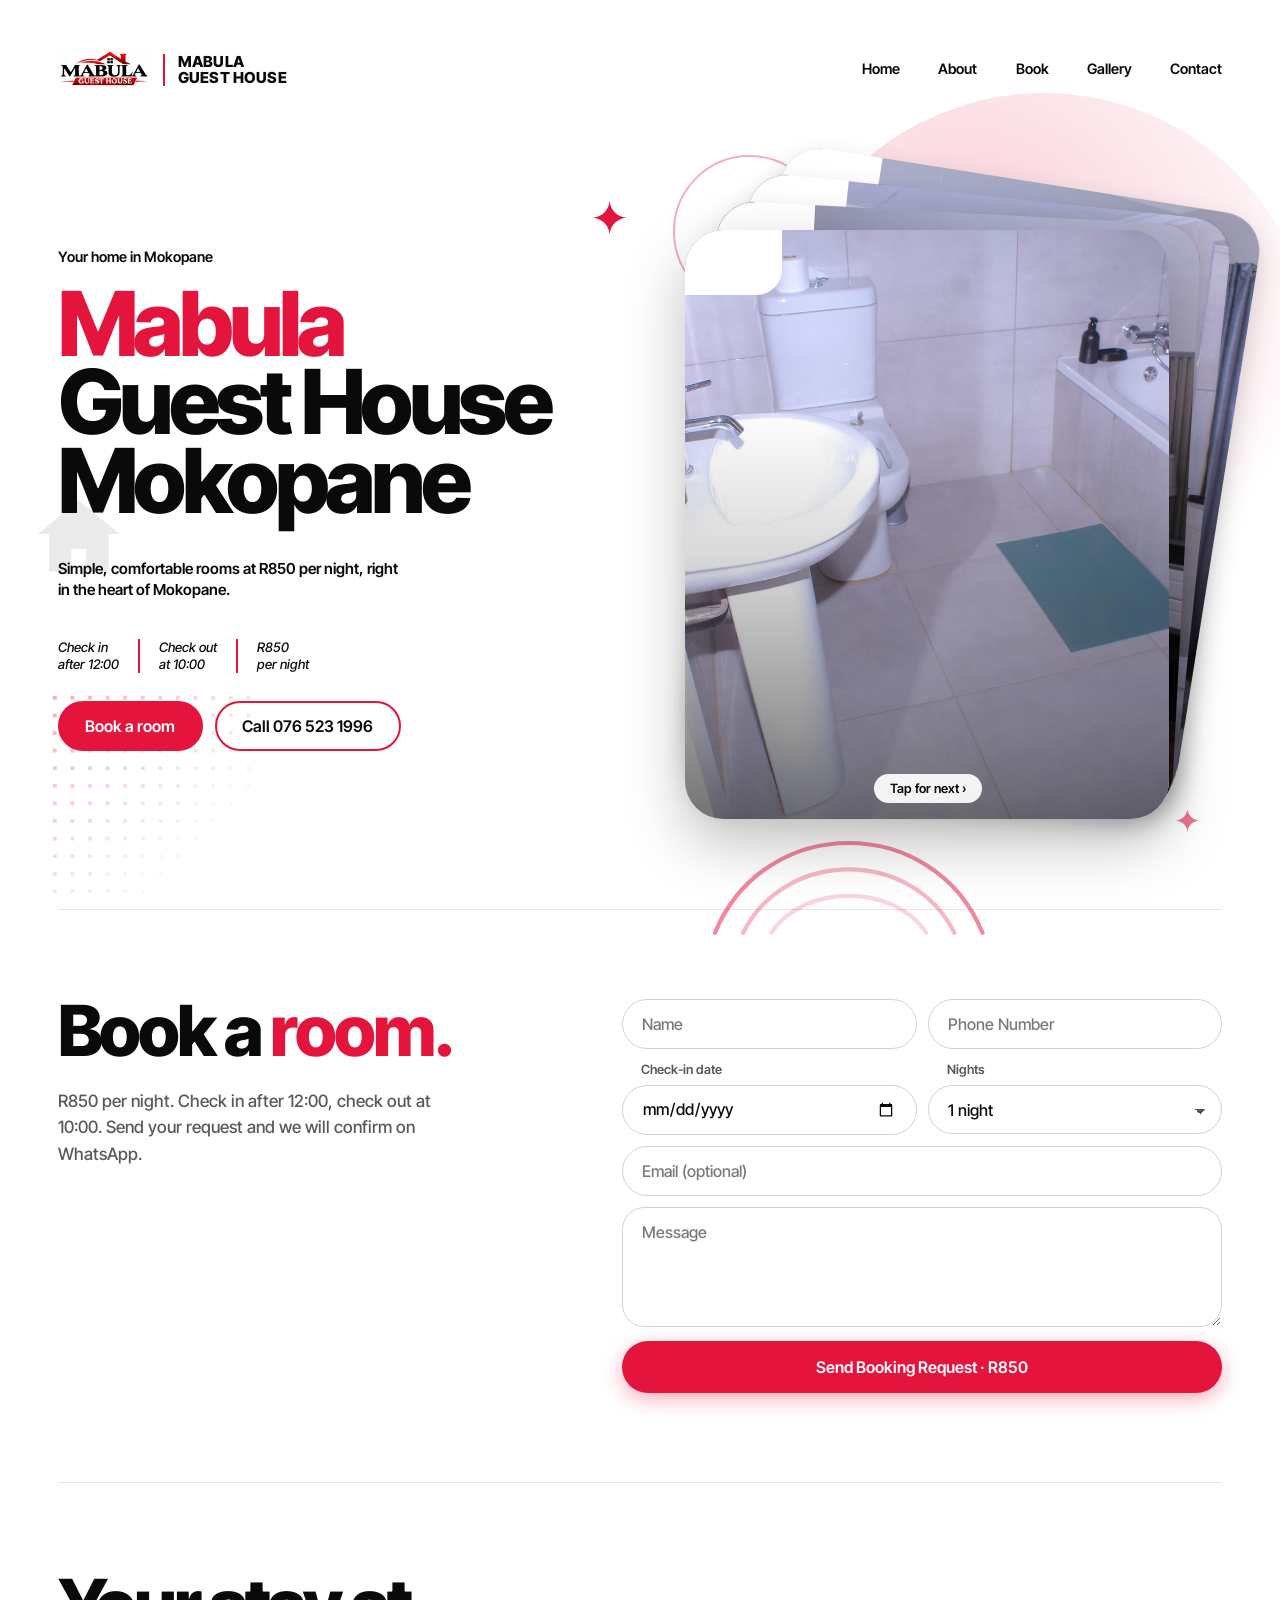
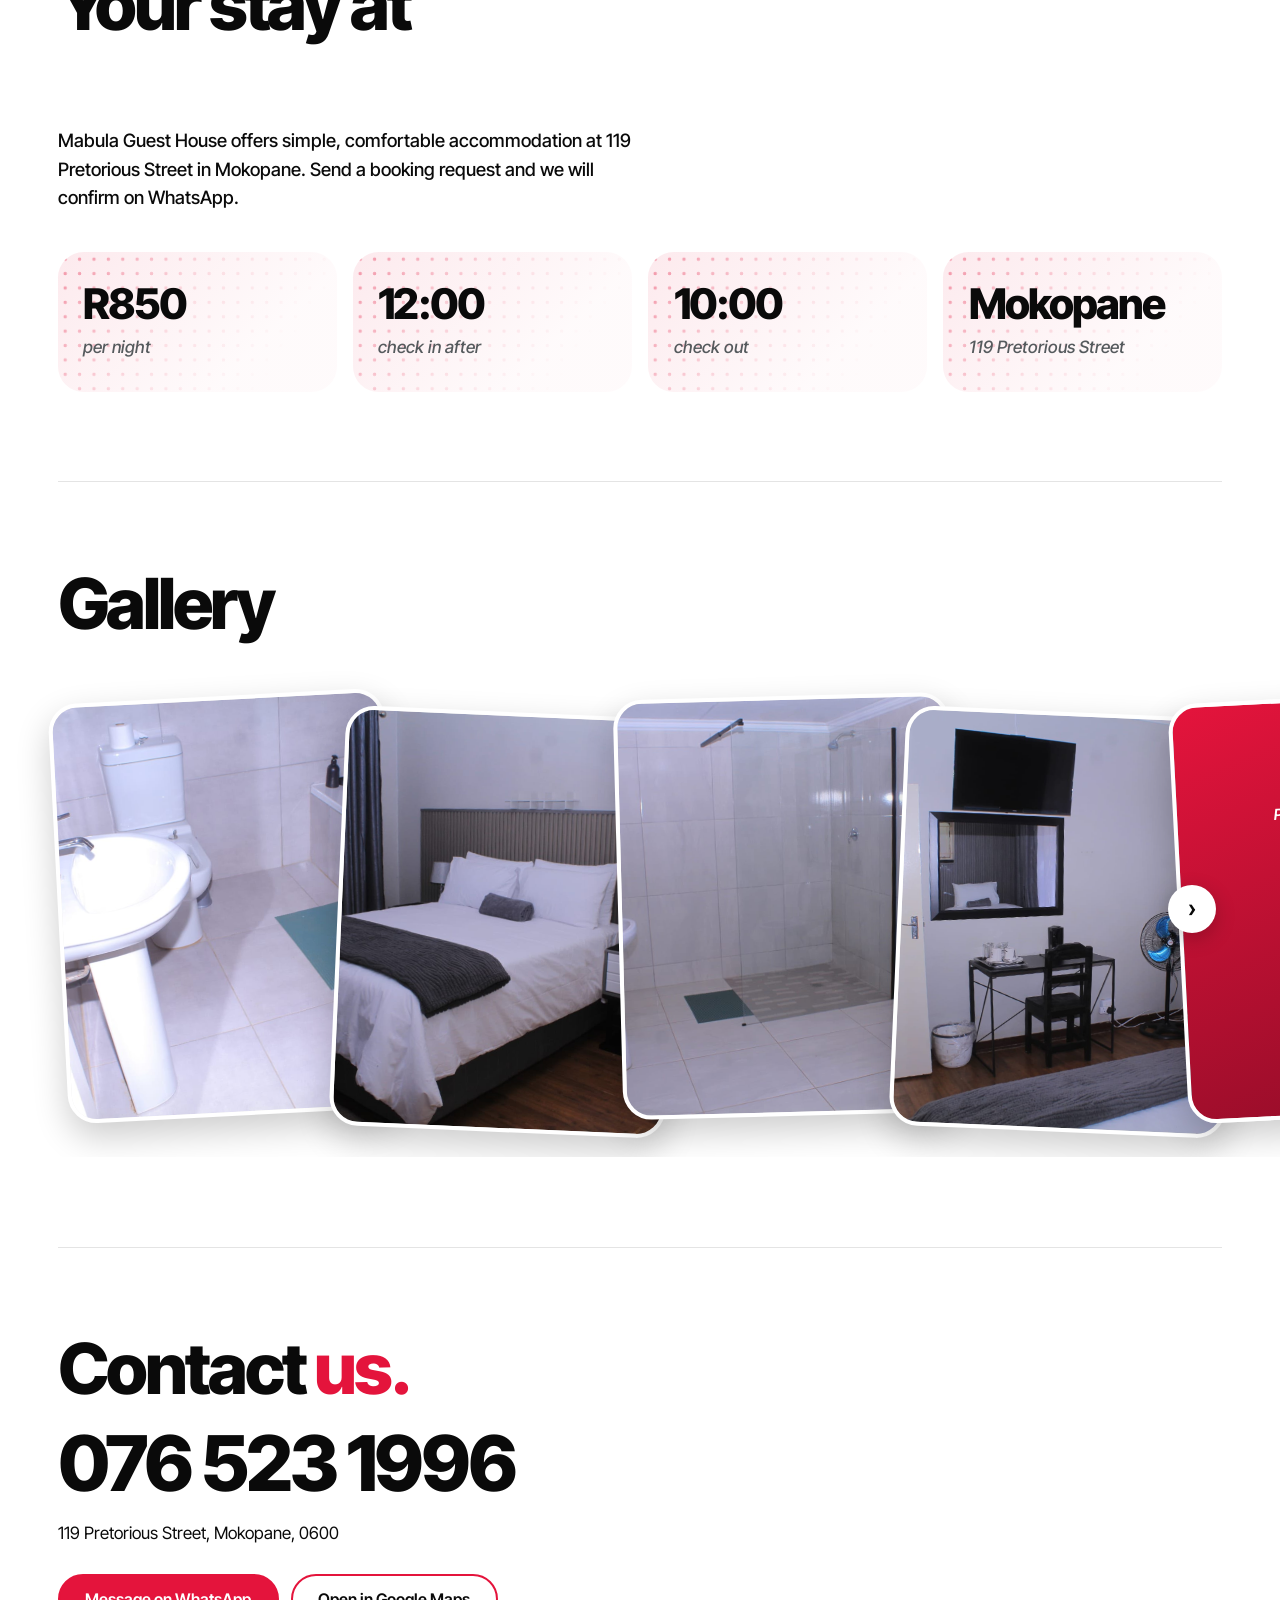
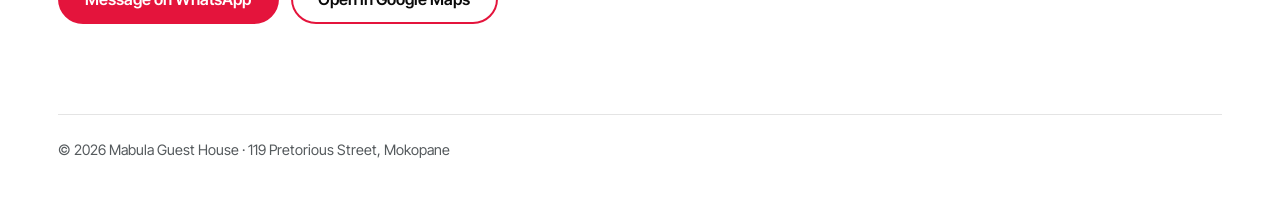
<file: index.html>
<!DOCTYPE html>
<html lang="en">
<head>
<meta charset="utf-8">
<meta name="viewport" content="width=device-width, initial-scale=1, viewport-fit=cover">
<meta name="theme-color" content="#ffffff">
<title>Mabula Guest House · Mokopane</title>
<meta name="description" content="Mabula Guest House in Mokopane. R850 per night. Check in after 12:00, check out at 10:00.">
<link rel="icon" href="images/logo.png">
<link rel="preconnect" href="https://fonts.googleapis.com">
<link href="https://fonts.googleapis.com/css2?family=Inter+Tight:ital,wght@0,400;0,500;0,600;0,800;1,500&display=swap" rel="stylesheet">
<style>
:root{--bg:#fff;--ink:#0a0a0a;--muted:#555a5d;--line:#e4e4e4;--red:#e4143c;--font:"Inter Tight","Helvetica Neue",Arial,sans-serif;
  --pad:clamp(1.1rem,4.5vw,5rem)}
*,*::before,*::after{box-sizing:border-box}
html{scroll-behavior:smooth;scroll-padding-top:5.5rem;-webkit-text-size-adjust:100%;text-size-adjust:100%}
body{-webkit-tap-highlight-color:transparent;overflow-x:hidden}
body{margin:0;background:var(--bg);color:var(--ink);font:400 1.0625rem/1.55 var(--font)}
a{color:inherit}
:focus-visible{outline:3px solid var(--red);outline-offset:3px}
.wrap{width:100%;padding:0 var(--pad)}

/* header */
header{position:relative;z-index:30;display:flex;justify-content:space-between;align-items:center;margin:.75rem 0;padding:.7rem 0}
.brand{display:flex;align-items:center;gap:.8rem;text-decoration:none}
.brand svg,.brand .logo{width:2.6rem;height:2.6rem;flex:none}
.brand .logo{width:5.8rem;height:5.8rem;object-fit:contain;display:block}
.brand .logo[hidden]{display:none}
.brand span{display:block;border-left:2px solid var(--red);padding-left:.8rem;font-weight:800;font-size:.95rem;line-height:1.05;letter-spacing:.01em;text-transform:uppercase}
nav{display:flex;gap:clamp(1rem,3vw,2.6rem)}
nav a{text-decoration:none;font-weight:600;font-size:.9rem}
nav a:hover{color:var(--red)}

/* hero */
.hero{display:grid;grid-template-columns:1.05fr 1fr;gap:clamp(2rem,5vw,5rem);align-items:center;padding:clamp(1rem,3vw,2.5rem) 0 clamp(3rem,7vw,6rem)}
.eyebrow{font-weight:600;font-size:.9rem;margin:0 0 1rem}
h1{margin:0;font-weight:800;font-size:clamp(2.9rem,7vw,7.5rem);line-height:.88;letter-spacing:-.05em}
h1 .red{color:var(--red)}
.lead{margin:clamp(1.5rem,3vw,2.5rem) 0}
.lead p{margin:0;max-width:22rem;font-weight:600;font-size:.95rem;line-height:1.35}
.tags{display:flex;margin:0}
.tags p{margin:0;padding:0 1.2rem;border-left:2px solid var(--red);font-style:italic;font-weight:500;font-size:clamp(.82rem,1vw,.95rem);line-height:1.3}
.tags p:first-child{padding-left:0;border-left:0}

/* hero graphics */
.hero{position:relative;isolation:isolate}
.art{position:absolute;inset:0;z-index:-1;pointer-events:none}
.art>*{position:absolute;display:block}
.art .blob{top:-6%;right:-8%;width:min(46vw,34rem);aspect-ratio:1;border-radius:50%;background:radial-gradient(circle at 35% 35%,rgba(228,20,60,.22),rgba(228,20,60,.06) 60%,transparent 72%)}
.art .ring{top:2%;right:34%;width:clamp(5rem,12vw,10rem);aspect-ratio:1;border:2px solid var(--red);border-radius:50%;opacity:.35;animation:bob 9s ease-in-out infinite}
.art .dots{bottom:2%;left:-1%;width:clamp(7rem,16vw,13rem);aspect-ratio:1;background:radial-gradient(circle,var(--red) 2px,transparent 2.5px) 0 0/1.1rem 1.1rem;opacity:.35;-webkit-mask:linear-gradient(135deg,#000,transparent 80%);mask:linear-gradient(135deg,#000,transparent 80%)}
.art .arc{bottom:-4%;right:20%;width:clamp(9rem,22vw,18rem);height:auto;opacity:.5;animation:bob 11s ease-in-out infinite reverse}
.art .star{top:8%;left:46%;width:clamp(1.4rem,2.6vw,2.4rem);color:var(--red);animation:spin 18s linear infinite}
.art .star.s2{top:auto;bottom:10%;left:auto;right:2%;width:clamp(1rem,1.8vw,1.6rem);opacity:.6;animation-duration:24s}
.art .house{top:46%;left:-2%;width:clamp(3.5rem,7vw,6rem);color:var(--ink);opacity:.08}
@keyframes bob{0%,100%{transform:translateY(0)}50%{transform:translateY(-14px)}}
@keyframes spin{to{transform:rotate(360deg)}}
@media (prefers-reduced-motion:reduce){.art>*{animation:none!important}}
@media (max-width:40rem){.art .ring{right:auto;left:62%;top:-1%}.art .star{left:auto;right:6%;top:3%}.art .house{display:none}}

/* hero card stack */
.stack{--o:1.1rem;position:relative;isolation:isolate;height:clamp(24rem,46vw,40rem);margin:calc(var(--o)*3) calc(var(--o)*3) 0 0;user-select:none;-webkit-user-select:none;touch-action:manipulation}
.card{position:absolute;inset:0;border-radius:2.4rem;overflow:hidden;opacity:0;z-index:0;transform:translate(calc(var(--o)*3),calc(var(--o)*-3)) rotate(9deg);box-shadow:0 12px 28px rgba(0,0,0,.18);transition:transform .55s cubic-bezier(.2,.8,.2,1),opacity .4s,box-shadow .55s;will-change:transform}
.card[data-pos="0"]{opacity:1;z-index:4;transform:none;box-shadow:0 24px 60px rgba(0,0,0,.25);cursor:pointer}
.card[data-pos="1"]{opacity:1;z-index:3;transform:translate(var(--o),calc(var(--o)*-1)) rotate(3deg)}
.card[data-pos="2"]{opacity:1;z-index:2;transform:translate(calc(var(--o)*2),calc(var(--o)*-2)) rotate(6deg)}
.card[data-pos="3"]{opacity:1;z-index:1;transform:translate(calc(var(--o)*3),calc(var(--o)*-3)) rotate(9deg)}
.card[data-pos="0"]:hover{transform:translate(-3px,-3px)}
.stack .card.out{transition-duration:.28s;transform:translate(115%,-6%) rotate(14deg)}
.card img{position:absolute;inset:0;width:100%;height:100%;object-fit:cover;pointer-events:none}
.card::before{content:"";position:absolute;top:0;left:0;width:20%;height:11%;background:var(--bg);border-radius:0 0 1.6rem 0;pointer-events:none;z-index:2}
.card::after{content:"";position:absolute;inset:0;z-index:1;pointer-events:none;background:linear-gradient(to top,rgba(0,0,0,.55) 0%,rgba(0,0,0,.15) 45%,transparent 70%)}
.ph{position:absolute;inset:0;z-index:2;display:grid;place-items:center;font-style:italic;font-weight:600}
.card.f0{color:#fff;background:radial-gradient(60% 70% at 88% 55%,rgba(255,120,40,.95),rgba(214,50,12,.9) 55%,transparent 80%),linear-gradient(115deg,#69786f 0%,#8c978f 24%,#dcd6c8 46%,#f1a36a 70%,#c93a14 100%);background-size:240% 240%;animation:drift 14s ease-in-out infinite alternate}
.card.f1{color:#fff;background:var(--red)}
.card.f2{color:#fff;background:#0a0a0a}
.card.f3{color:#333;background:#d6d6d6}
@keyframes drift{from{background-position:0% 40%}to{background-position:100% 60%}}
.hint{position:absolute;left:50%;bottom:1rem;z-index:10;transform:translateX(-50%);padding:.45rem 1rem;border-radius:999px;background:rgba(255,255,255,.92);color:var(--ink);font:600 .8rem var(--font);pointer-events:none;white-space:nowrap;transition:opacity .3s}
.hint.gone{opacity:0}

/* booking form */
.book{display:grid;grid-template-columns:1fr 1.2fr;gap:clamp(2rem,5vw,5rem);align-items:start}
.note{max-width:26rem;font-weight:500;color:var(--muted);margin:0}
.bookform{width:100%;max-width:38rem}
.row{display:grid;grid-template-columns:1fr 1fr;gap:.7rem;margin-bottom:.7rem}
.bookform input,.bookform select,.bookform textarea{width:100%;padding:.85rem 1.2rem;font:500 1rem var(--font);color:var(--ink);background:#fff;border:1.5px solid #cfd2d4;border-radius:999px;appearance:none;-webkit-appearance:none}
.bookform input:focus,.bookform select:focus,.bookform textarea:focus{border-color:var(--red);outline:0}
.bookform textarea{border-radius:1.4rem;min-height:7.5rem;resize:vertical;display:block;margin-bottom:.9rem}
.bookform ::placeholder{color:#767b7e}
.bookform select{background-image:linear-gradient(45deg,transparent 50%,#555 50%),linear-gradient(135deg,#555 50%,transparent 50%);background-position:calc(100% - 1.3rem) 55%,calc(100% - 1rem) 55%;background-size:.35rem .35rem;background-repeat:no-repeat}
.field{display:block;min-width:0}
.field span{display:block;font-size:.8rem;font-weight:600;color:var(--muted);margin:0 0 .3rem 1.2rem}
.bookform input,.bookform select{min-height:3.1rem}
.bookform input[type=date]{text-align:left;display:block;line-height:1.2}
.bookform input[type=date]::-webkit-date-and-time-value{text-align:left}
.submit{width:100%;min-height:3.2rem;border:0;border-radius:999px;background:var(--red);color:#fff;font:600 1rem var(--font);cursor:pointer;box-shadow:0 6px 20px rgba(228,20,60,.35)}
.submit:hover{filter:brightness(1.08)}

/* sections */
section{padding:clamp(2.5rem,7vw,6rem) 0;border-top:1px solid var(--line)}
h2{margin:0 0 1.5rem;font-weight:800;font-size:clamp(2.2rem,5.5vw,5rem);line-height:.92;letter-spacing:-.045em}
h2 .red{color:var(--red)}
.fall .l{display:inline-block;will-change:transform,opacity;transform-origin:50% 80%}
.bookform{position:relative;z-index:1}
.facts{display:grid;grid-template-columns:repeat(4,1fr);gap:1rem}
.fact{position:relative;isolation:isolate;overflow:hidden;padding:clamp(1.3rem,2.4vw,2rem) clamp(1.1rem,2vw,1.7rem);border-radius:1.6rem;background:linear-gradient(135deg,rgba(228,20,60,.09),rgba(228,20,60,.02) 70%)}
.fact::before{content:"";position:absolute;inset:0;z-index:-1;pointer-events:none;background:radial-gradient(circle,var(--red) 1.6px,transparent 2px) 0 0/.9rem .9rem;opacity:.4;-webkit-mask:linear-gradient(125deg,#000 0%,rgba(0,0,0,.25) 45%,transparent 80%);mask:linear-gradient(125deg,#000 0%,rgba(0,0,0,.25) 45%,transparent 80%)}
.fact b{display:block;font-weight:800;font-size:clamp(1.7rem,3.3vw,3.2rem);letter-spacing:-.045em;line-height:1}
.fact span{display:block;margin-top:.6rem;font-style:italic;font-weight:500;color:var(--muted)}
.about p{max-width:36rem;font-size:1.15rem;font-weight:500;margin:0 0 2.5rem}
/* horizontal image stack */
.gwrap{position:relative}
.gallery{--ov:3.5rem;display:flex;align-items:center;overflow-x:auto;overflow-y:hidden;scroll-snap-type:x proximity;scrollbar-width:none;-webkit-overflow-scrolling:touch;padding:2.2rem calc(var(--ov) + 1rem) 2.6rem 1rem;margin:0 calc(var(--pad)*-1);padding-left:var(--pad)}
.gallery::-webkit-scrollbar{display:none}
.gallery figure{--r:-3deg;position:relative;flex:none;margin:0 0 0 calc(var(--ov)*-1);width:clamp(14rem,27vw,21rem);aspect-ratio:4/5;border-radius:1.8rem;overflow:hidden;background:#f1f1f1;display:grid;place-items:center;color:var(--muted);font-style:italic;text-align:center;box-shadow:0 14px 34px rgba(0,0,0,.2);border:4px solid #fff;transform:rotate(var(--r));scroll-snap-align:center;cursor:pointer;transition:transform .35s cubic-bezier(.2,.8,.2,1),box-shadow .35s}
.gallery figure:first-child{margin-left:0}
.gallery figure.soon{color:#fff;font-weight:600;font-size:.95rem;letter-spacing:.01em;padding:1rem;background:linear-gradient(160deg,#e4143c,#8e0c27)}
.gallery figure.soon:nth-child(4n+2){background:linear-gradient(160deg,#2b2b2b,#0a0a0a)}
.gallery figure.soon:nth-child(4n+3){color:#333;background:linear-gradient(160deg,#ececec,#cfcfcf)}
.gallery figure.soon:nth-child(4n){background:linear-gradient(160deg,#ff5a78,#e4143c)}
.gallery figure.soon small{display:block;margin-top:.3rem;font-size:.75rem;font-weight:500;opacity:.8}
.gallery figure:nth-child(even){--r:2.5deg;transform:rotate(var(--r)) translateY(1rem)}
.gallery figure:nth-child(3n){--r:-1.5deg}
.gallery figure:hover,.gallery figure:focus-visible,.gallery figure.on{z-index:50!important;transform:rotate(0) translateY(-.8rem) scale(1.04);box-shadow:0 26px 54px rgba(0,0,0,.3)}
.gallery img{width:100%;height:100%;object-fit:cover;display:block;pointer-events:none}
.gnav{position:absolute;top:50%;z-index:60;transform:translateY(-50%);width:3rem;height:3rem;border-radius:50%;border:0;background:#fff;color:var(--ink);font:600 1.5rem/1 var(--font);box-shadow:0 6px 20px rgba(0,0,0,.22);cursor:pointer;transition:background .2s,color .2s,opacity .2s}
.gnav:hover{background:var(--red);color:#fff}
.gnav[disabled]{opacity:0;pointer-events:none}
.gnav.prev{left:.4rem}.gnav.next{right:.4rem}
.big{display:inline-block;font-weight:800;font-size:clamp(2.2rem,6vw,5.5rem);letter-spacing:-.045em;line-height:1;text-decoration:none}
.big:hover{color:var(--red)}
.btns{display:flex;flex-wrap:wrap;gap:.75rem;margin-top:1.75rem}
.btn{display:inline-flex;align-items:center;justify-content:center;min-height:3.1rem;padding:0 1.6rem;border-radius:999px;font:600 1rem var(--font);text-decoration:none;border:2px solid var(--red)}
.btn.red{background:var(--red);color:#fff}
.btn:hover{filter:brightness(1.08)}
footer{padding:1.5rem 0 2.5rem;color:var(--muted);font-size:.9rem;border-top:1px solid var(--line)}
.mbar{display:none}

@media (max-width:64rem){.facts{grid-template-columns:1fr 1fr}}
@media (max-width:56rem){
  .hero{grid-template-columns:1fr}
  .stack{order:-1;height:clamp(22rem,70vw,34rem)}
  .card{border-radius:1.8rem}
  .book{grid-template-columns:1fr}
  .tags{flex-direction:column;gap:.7rem}
  .tags p,.tags p:first-child{padding:0 0 0 .9rem;border-left:2px solid var(--red)}
  body{padding-bottom:calc(4.6rem + env(safe-area-inset-bottom,0px))}
  nav a.hm{display:none}
  .mbar{display:flex;position:fixed;left:0;right:0;bottom:0;z-index:20;gap:.6rem;padding:.6rem .9rem calc(.6rem + env(safe-area-inset-bottom,0px));background:#fff;border-top:1px solid var(--line)}
  .mbar .btn{flex:1}
}
@media (max-width:30rem){.row{grid-template-columns:1fr}.brand span{font-size:.8rem}}
@media (max-width:40rem){
  .gallery{--ov:2.4rem}
  .gnav{display:none}
  header{margin:.5rem 0;padding:.4rem 0}
  .brand .logo{width:4.4rem;height:4.4rem}
  nav{gap:1.1rem}
  nav a{font-size:.85rem;padding:.6rem 0}
  .hero{gap:1.75rem;padding:.5rem 0 2.5rem}
  .eyebrow{margin-bottom:.7rem}
  .lead{margin:1.25rem 0}
  .stack{--o:.6rem;height:auto;aspect-ratio:4/5;max-height:62vh;margin:2.4rem 2.4rem 0 .2rem}
  .card{border-radius:1.6rem}
  .card::before{width:26%;height:9%}
  section{padding:2.25rem 0}
  h2{margin-bottom:1.1rem}
  .about p{font-size:1.05rem;margin-bottom:1.75rem}
  .facts{gap:.7rem}
  .fact{padding:1.1rem 1rem}
  .btns{flex-direction:column;gap:.6rem}
  .btns .btn{width:100%}
  .mbar{backdrop-filter:blur(10px);-webkit-backdrop-filter:blur(10px);background:rgba(255,255,255,.94)}
  .mbar .btn{min-height:2.9rem}
  .bookform textarea{min-height:6rem}
  footer{font-size:.82rem}
}
@media (max-width:56rem){
  .copy{display:contents}
  .stack{grid-area:1/1}
  .intro{grid-area:1/1;z-index:5;align-self:stretch;display:flex;flex-direction:column;justify-content:flex-end;margin:3.3rem 3.3rem 0 0;padding:1.3rem 1.3rem 1.4rem;color:#fff;pointer-events:none;transition:opacity .35s,visibility 0s}
  .copy .btns{grid-row:2;grid-column:1;margin-top:0}
  .intro .eyebrow{font-size:.85rem;margin-bottom:.5rem}
  .intro h1{font-size:clamp(2.3rem,9.5vw,3.8rem)}
  .intro h1 .red{color:#ff5a78}
  .intro .lead{margin:.9rem 0 1rem}
  .intro .lead p{font-size:.9rem;max-width:none}
  .intro .tags{flex-direction:row;gap:0}
  .intro .tags p,.intro .tags p:first-child{padding:0 .8rem;border-left:2px solid var(--red);font-size:.78rem}
  .intro .tags p:first-child{padding-left:0;border-left:0}
  .stack::after{content:"";position:absolute;inset:0;border-radius:1.8rem;z-index:5;pointer-events:none;background:linear-gradient(to top,rgba(0,0,0,.85) 0%,rgba(0,0,0,.6) 55%,rgba(0,0,0,.3) 100%);transition:opacity .35s}
  .hint{top:1rem;bottom:auto}
  .hero.copy-hidden .intro{opacity:0;visibility:hidden;transition:opacity .35s,visibility 0s .35s}
  .hero.copy-hidden .stack::after{opacity:0}
}
@media (max-width:40rem){.intro{margin:2.4rem 2.4rem 0 .2rem}.stack::after{border-radius:1.6rem}}
@media (max-width:24rem){.intro h1{font-size:2.2rem}.intro .lead p{font-size:.85rem}.intro .tags p,.intro .tags p:first-child{font-size:.72rem}}
@media (max-width:24rem){nav a:nth-child(4){display:none}.brand svg{width:2.2rem;height:2.2rem}.brand .logo{width:4rem;height:4rem}}
@media (prefers-reduced-motion:reduce){html{scroll-behavior:auto}.card{transition:none}.card.f0{animation:none}}
</style>
</head>
<body>
<div class="wrap">
  <header>
    <a class="brand" href="#top" aria-label="Mabula Guest House home">
      <img class="logo" id="logoImg" alt="" hidden>
      <svg viewBox="0 0 40 40" aria-hidden="true"><circle cx="20" cy="20" r="19" fill="#e4143c"/><text x="20" y="26" text-anchor="middle" font-family="Arial,sans-serif" font-weight="800" font-size="16" fill="#fff">MG</text></svg>
      <span>Mabula<br>Guest House</span>
    </a>
    <nav><a class="hm" href="#top">Home</a><a class="hm" href="#about">About</a><a href="#book">Book</a><a href="#gallery">Gallery</a><a href="#contact">Contact</a></nav>
  </header>

  <main id="top">
    <div class="hero">
      <div class="art" aria-hidden="true">
        <span class="blob"></span>
        <span class="ring"></span>
        <span class="dots"></span>
        <svg class="arc" viewBox="0 0 200 100" fill="none" stroke="#e4143c" stroke-width="3" stroke-linecap="round"><path d="M5 95C40 10 160 10 195 95"/><path d="M25 95C55 35 145 35 175 95" opacity=".6"/><path d="M45 95C68 60 132 60 155 95" opacity=".35"/></svg>
        <svg class="star" viewBox="0 0 24 24" fill="currentColor"><path d="M12 0c.6 6.6 5.4 11.4 12 12-6.6.6-11.4 5.4-12 12-.6-6.6-5.4-11.4-12-12C6.6 11.4 11.4 6.6 12 0z"/></svg>
        <svg class="star s2" viewBox="0 0 24 24" fill="currentColor"><path d="M12 0c.6 6.6 5.4 11.4 12 12-6.6.6-11.4 5.4-12 12-.6-6.6-5.4-11.4-12-12C6.6 11.4 11.4 6.6 12 0z"/></svg>
        <svg class="house" viewBox="0 0 24 24" fill="currentColor"><path d="M12 2 1 11h3v10h6v-6h4v6h6V11h3z"/></svg>
      </div>
      <div class="copy">
      <div class="intro">
        <p class="eyebrow">Your home in Mokopane</p>
        <h1><span class="red">Mabula</span><br>Guest House<br>Mokopane</h1>
        <div class="lead">
          <p>Simple, comfortable rooms at R850 per night, right in the heart of Mokopane.</p>
        </div>
        <div class="tags">
          <p>Check in<br>after 12:00</p>
          <p>Check out<br>at 10:00</p>
          <p>R850<br>per night</p>
        </div>
      </div>
        <div class="btns">
          <a class="btn red" href="#book">Book a room</a>
          <a class="btn" href="tel:0765231996">Call 076 523 1996</a>
        </div>
      </div>

      <div class="stack" id="stack" role="group" aria-label="Photos of Mabula Guest House">
        <span class="hint" id="hint" aria-hidden="true">Tap for next ›</span>
      </div>
    </div>

    <section id="book">
      <div class="book">
        <div>
          <h2 aria-label="Book a room.">Book a <span class="red fall" id="fallFrom" aria-hidden="true">room.</span></h2>
          <p class="note">R850 per night. Check in after 12:00, check out at 10:00. Send your request and we will confirm on WhatsApp.</p>
        </div>
        <form class="bookform" id="bookForm" aria-label="Booking request">
          <div class="row">
            <input name="name" placeholder="Name" aria-label="Name" required autocomplete="name">
            <input name="phone" type="tel" placeholder="Phone Number" aria-label="Phone number" autocomplete="tel">
          </div>
          <div class="row">
            <label class="field"><span>Check-in date</span><input name="checkin" type="date" required></label>
            <label class="field"><span>Nights</span><select name="nights"></select></label>
          </div>
          <div class="row" style="grid-template-columns:1fr">
            <input name="email" type="email" placeholder="Email (optional)" aria-label="Email" autocomplete="email">
          </div>
          <textarea name="message" placeholder="Message" aria-label="Message"></textarea>
          <button class="submit" type="submit" id="submitBtn">Send Booking Request</button>
        </form>
      </div>
    </section>

    <section id="about" class="about">
      <h2 aria-label="Your stay at Mabula.">Your stay at<br><span class="red fall" id="fallTo" aria-hidden="true">Mabula.</span></h2>
      <p>Mabula Guest House offers simple, comfortable accommodation at 119 Pretorious Street in Mokopane. Send a booking request and we will confirm on WhatsApp.</p>
      <div class="facts">
        <div class="fact"><b>R850</b><span>per night</span></div>
        <div class="fact"><b>12:00</b><span>check in after</span></div>
        <div class="fact"><b>10:00</b><span>check out</span></div>
        <div class="fact"><b>Mokopane</b><span>119 Pretorious Street</span></div>
      </div>
    </section>

    <section id="gallery">
      <h2>Gallery</h2>
      <div class="gwrap">
        <button class="gnav prev" id="gPrev" type="button" aria-label="Previous photos">‹</button>
        <div class="gallery" id="galleryGrid" tabindex="0" aria-label="Photo gallery, scroll sideways"></div>
        <button class="gnav next" id="gNext" type="button" aria-label="Next photos">›</button>
      </div>
    </section>

    <section id="contact">
      <h2>Contact <span class="red">us.</span></h2>
      <a class="big" href="tel:0765231996">076 523 1996</a>
      <p>119 Pretorious Street, Mokopane, 0600</p>
      <div class="btns">
        <a class="btn red" href="https://wa.me/27765231996?text=Hello%2C%20I%20would%20like%20to%20book%20a%20room%20at%20Mabula%20Guest%20House.">Message on WhatsApp</a>
        <a class="btn" href="https://www.google.com/maps/search/?api=1&query=119+Pretorious+Street+Mokopane+0600" target="_blank" rel="noopener">Open in Google Maps</a>
      </div>
    </section>
  </main>

  <footer>© <span id="year"></span> Mabula Guest House · 119 Pretorious Street, Mokopane</footer>
</div>

<div class="mbar"><a class="btn" href="tel:0765231996">Call</a><a class="btn red" href="#book">Book now</a></div>

<script>
const RATE = 850;
const WHATSAPP = "27765231996";

// Photos for the hero card stack (files live in the images/ folder).
// Leave "" for a placeholder card. Add up to 4 or more, e.g. ["room.jpg","room2.jpg","garden.jpg","lounge.jpg"]
const STACK_PHOTOS = ["room.jpeg", "room1.jpeg", "room2.jpeg", "room3.jpeg"];
// Add gallery photo file names here, e.g. ["room1.jpg", "garden.jpg"]
const PHOTOS = [];

// Logo file name in the images/ folder (e.g. "logo.png"). Falls back to the "MG" badge if the file is missing.
const LOGO = "logo.jpeg";
const logoImg = document.getElementById("logoImg");
const logoSvg = document.querySelector(".brand svg");
if (LOGO) {
  logoImg.onload = () => { logoImg.hidden = false; logoSvg.style.display = "none"; };
  logoImg.src = "images/" + LOGO;
}

const money = (n) => "R" + n.toLocaleString("en-ZA");

// ---- hero card stack ----
const stack = document.getElementById("stack");
const hint = document.getElementById("hint");
const N = STACK_PHOTOS.length;
const cards = STACK_PHOTOS.map((file, i) => {
  const c = document.createElement("div");
  c.className = "card f" + (i % 4);
  const placeholder = () => {
    const s = document.createElement("span");
    s.className = "ph";
    s.textContent = "Photo coming soon";
    c.appendChild(s);
  };
  if (file) {
    const img = new Image();
    img.alt = "Mabula Guest House photo " + (i + 1);
    img.decoding = "async";
    if (i === 0) img.fetchPriority = "high";
    img.onerror = () => { img.remove(); placeholder(); };
    img.src = "images/" + file;
    c.appendChild(img);
  } else {
    placeholder();
  }
  stack.appendChild(c);
  return c;
});
let order = cards.slice();
let busy = false;

function layout() {
  order.forEach((c, i) => {
    c.dataset.pos = i;
    c.classList.remove("out");
    const front = i === 0 && N > 1;
    c.tabIndex = front ? 0 : -1;
    c.setAttribute("aria-hidden", i === 0 ? "false" : "true");
    if (front) { c.setAttribute("role", "button"); c.setAttribute("aria-label", "Show next photo"); }
    else { c.removeAttribute("role"); c.removeAttribute("aria-label"); }
  });
}
function nextCard() {
  if (busy || N < 2) return;
  busy = true;
  hint.classList.add("gone");
  document.querySelector(".hero").classList.add("copy-hidden");
  order[0].classList.add("out");
  setTimeout(() => {
    order.push(order.shift());
    layout();
    setTimeout(() => { busy = false; }, 550);
  }, 280);
}
layout();
if (N < 2) hint.hidden = true;
stack.addEventListener("click", (e) => {
  if (e.target.closest(".card") === order[0]) nextCard();
});
// Clicking anywhere except the cards brings the intro text back
document.addEventListener("click", (e) => {
  if (e.target.closest(".card")) return;
  document.querySelector(".hero").classList.remove("copy-hidden");
  hint.classList.remove("gone");
});
stack.addEventListener("keydown", (e) => {
  if ((e.key === "Enter" || e.key === " ") && e.target === order[0]) { e.preventDefault(); nextCard(); }
});

const gallery = document.getElementById("galleryGrid");
const GALLERY_PHOTOS = PHOTOS.length ? PHOTOS : STACK_PHOTOS.filter(Boolean);
if (GALLERY_PHOTOS.length) {
  GALLERY_PHOTOS.forEach((file, i) => {
    const fig = document.createElement("figure");
    const img = document.createElement("img");
    img.src = "images/" + file;
    img.alt = "Mabula Guest House photo " + (i + 1);
    img.loading = "lazy";
    fig.tabIndex = 0;
    fig.style.zIndex = i + 1;
    fig.appendChild(img);
    gallery.appendChild(fig);
  });
} else {
  for (let i = 0; i < 6; i++) {
    const fig = document.createElement("figure");
    fig.textContent = "Photo coming soon";
    fig.style.zIndex = i + 1;
    gallery.appendChild(fig);
  }
}
// 10 more cards: placeholders until you add photo file names to PHOTOS above
const EXTRA_CARDS = 10;
for (let i = 0; i < EXTRA_CARDS; i++) {
  const fig = document.createElement("figure");
  fig.className = "soon";
  fig.tabIndex = 0;
  fig.style.zIndex = gallery.children.length + 1;
  fig.innerHTML = "Photo coming soon<small>#" + (GALLERY_PHOTOS.length + i + 1) + "</small>";
  gallery.appendChild(fig);
}
// arrows + tap-to-bring-forward
const gPrev = document.getElementById("gPrev"), gNext = document.getElementById("gNext");
const gStep = () => Math.max(gallery.clientWidth * 0.6, 200);
const gEdges = () => {
  gPrev.disabled = gallery.scrollLeft < 8;
  gNext.disabled = gallery.scrollLeft + gallery.clientWidth > gallery.scrollWidth - 8;
};
gPrev.onclick = () => gallery.scrollBy({ left: -gStep(), behavior: "smooth" });
gNext.onclick = () => gallery.scrollBy({ left: gStep(), behavior: "smooth" });
gallery.addEventListener("scroll", gEdges, { passive: true });
addEventListener("resize", gEdges);
gEdges();
gallery.addEventListener("click", (e) => {
  const fig = e.target.closest("figure");
  if (!fig) return;
  gallery.querySelectorAll("figure.on").forEach((f) => f !== fig && f.classList.remove("on"));
  fig.classList.toggle("on");
});

const form = document.getElementById("bookForm");
const btn = document.getElementById("submitBtn");
const nights = form.elements.nights;
for (let i = 1; i <= 14; i++) {
  const o = document.createElement("option");
  o.value = i;
  o.textContent = i + (i === 1 ? " night" : " nights");
  nights.appendChild(o);
}
form.elements.checkin.min = new Date().toISOString().split("T")[0];
function updateBtn() {
  btn.textContent = "Send Booking Request · " + money(parseInt(nights.value, 10) * RATE);
}
nights.addEventListener("change", updateBtn);
updateBtn();

form.addEventListener("submit", (e) => {
  e.preventDefault();
  const n = parseInt(nights.value, 10);
  const f = form.elements;
  const lines = [
    "Hello, I would like to book a room at Mabula Guest House.",
    "Name: " + f.name.value.trim(),
    "Check-in: " + f.checkin.value + " (after 12:00)",
    "Nights: " + n,
    "Total: " + money(n * RATE)
  ];
  if (f.phone.value.trim()) lines.push("Phone: " + f.phone.value.trim());
  if (f.email.value.trim()) lines.push("Email: " + f.email.value.trim());
  if (f.message.value.trim()) lines.push("Message: " + f.message.value.trim());
  window.open("https://wa.me/" + WHATSAPP + "?text=" + encodeURIComponent(lines.join("\n")), "_blank", "noopener");
});

// Falling red words: "room." drops down the page and lands as "Mabula." (scroll-linked)
(() => {
  const from = document.getElementById("fallFrom"), to = document.getElementById("fallTo");
  if (!from || !to) return;
  const split = (el) => { const t = el.textContent; el.textContent = ""; return [...t].map((ch) => { const l = document.createElement("span"); l.className = "l"; l.textContent = ch; el.appendChild(l); return l; }); };
  const A = split(from), B = split(to);
  const reduce = matchMedia("(prefers-reduced-motion: reduce)").matches;
  const clamp = (v, a = 0, b = 1) => Math.min(b, Math.max(a, v));
  let y1 = 0, y2 = 0, dx = [], dist = 0;
  const reset = () => { A.concat(B).forEach((l) => { l.style.transform = ""; l.style.opacity = ""; }); };
  function measure() {
    reset();
    const sx = scrollX, sy = scrollY;
    const ra = A.map((l) => l.getBoundingClientRect()), rb = B.map((l) => l.getBoundingClientRect());
    y1 = ra[0].top + sy; y2 = rb[0].top + sy; dist = y2 - y1;
    dx = ra.map((r, i) => rb[Math.round(i * (B.length - 1) / (A.length - 1))].left - r.left);
    update();
  }
  function update() {
    if (reduce || dist <= 0) return;
    const p = (scrollY + innerHeight * 0.6 - y1) / dist;
    A.forEach((l, i) => {
      const q = clamp((p - i * 0.05) / 0.8);
      const e = q * q;
      const rot = (i % 2 ? 1 : -1) * 16 * Math.sin(q * Math.PI);
      l.style.transform = `translate(${dx[i] * e}px,${dist * e}px) rotate(${rot}deg)`;
      l.style.opacity = q < 0.75 ? 1 : clamp(1 - (q - 0.75) / 0.25);
    });
    B.forEach((l, j) => {
      const r = clamp((p - 0.72 - j * 0.03) / 0.1);
      const e = 1 - (1 - r) * (1 - r);
      l.style.opacity = e;
      l.style.transform = `translateY(${-(1 - e) * 1.6}rem)`;
    });
  }
  addEventListener("scroll", () => requestAnimationFrame(update), { passive: true });
  addEventListener("resize", measure);
  if ("ResizeObserver" in window) new ResizeObserver(measure).observe(document.body);
  (document.fonts && document.fonts.ready ? document.fonts.ready : Promise.resolve()).then(measure);
  measure();
})();

document.getElementById("year").textContent = new Date().getFullYear();
</script>
</body>
</html>
</file>
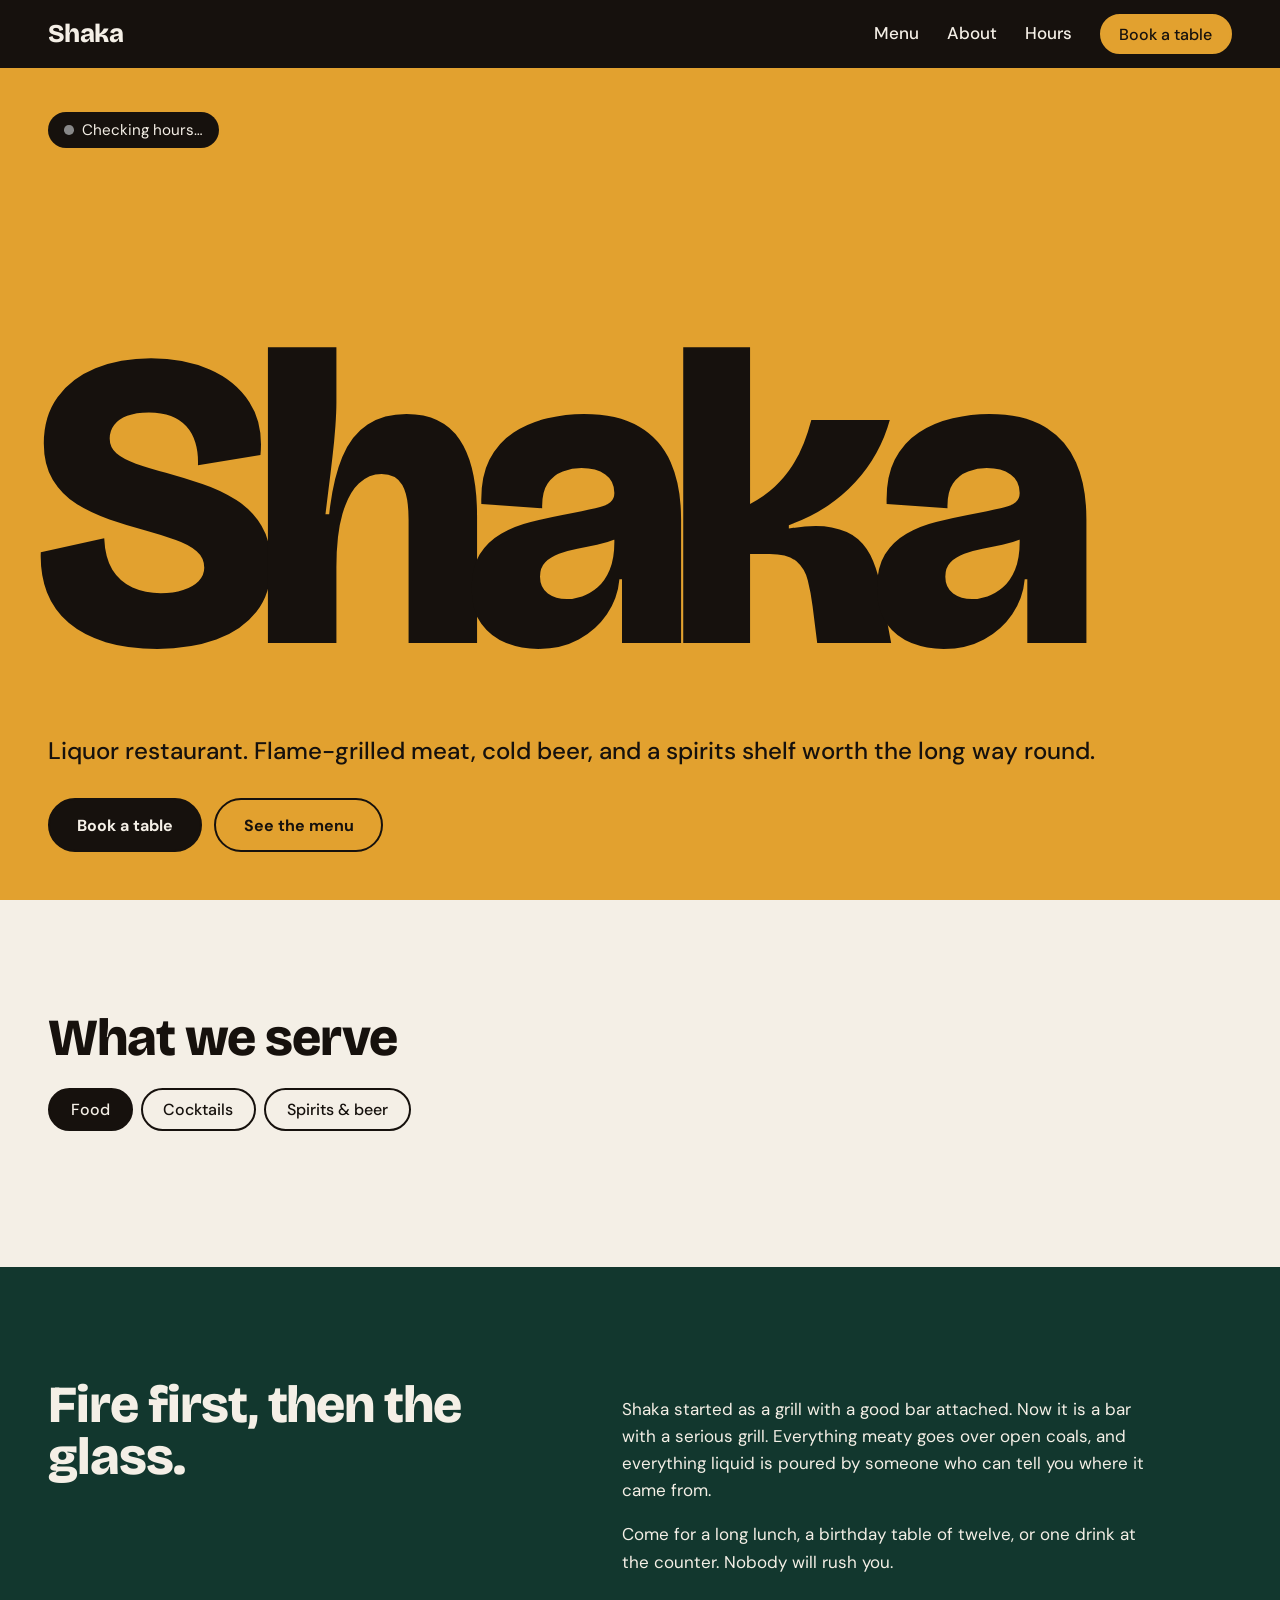
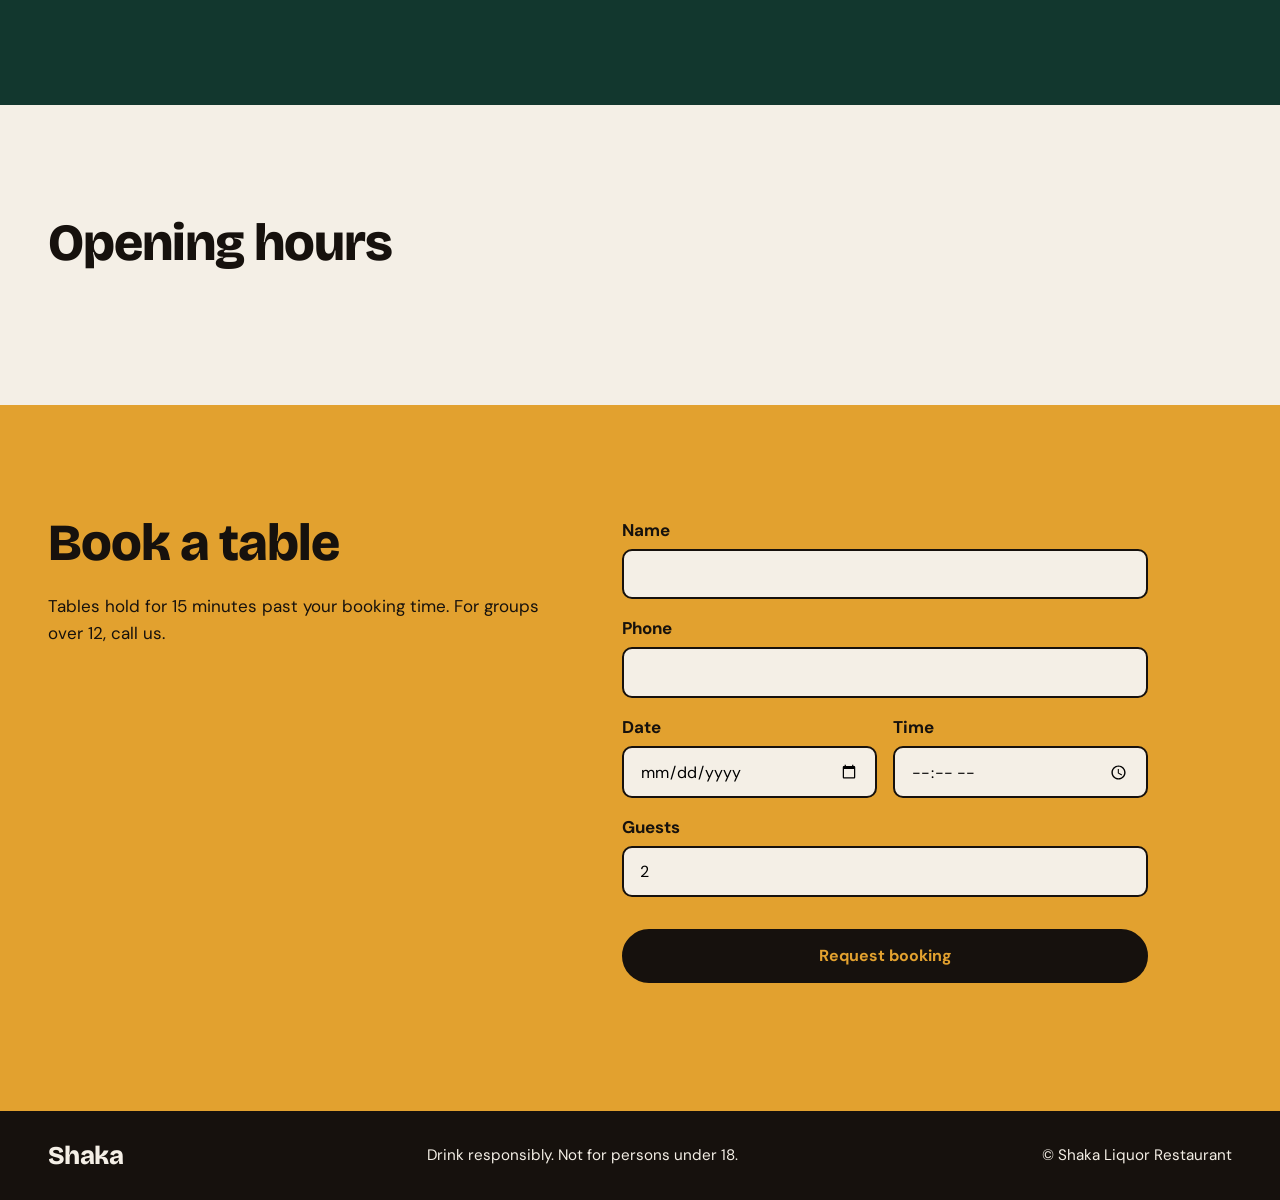
<file: index (1).html>
<!DOCTYPE html>
<html lang="en">
<head>
  <meta charset="UTF-8">
  <meta name="viewport" content="width=device-width, initial-scale=1">
  <title>Shaka Liquor Restaurant | Grill, Cocktails &amp; Spirits</title>
  <meta name="description" content="Flame-grilled food, house cocktails and a deep spirits list. Book a table at Shaka Liquor Restaurant.">
  <link rel="preconnect" href="https://fonts.googleapis.com">
  <link rel="preconnect" href="https://fonts.gstatic.com" crossorigin>
  <link href="https://fonts.googleapis.com/css2?family=Bricolage+Grotesque:opsz,wght@12..96,500;12..96,800&family=DM+Sans:wght@400;500;700&display=swap" rel="stylesheet">
  <link rel="stylesheet" href="style.css">
</head>
<body>

<header class="nav">
  <a class="logo" href="#top">Shaka</a>
  <button class="nav-toggle" aria-expanded="false" aria-controls="menu-links" aria-label="Open menu">Menu</button>
  <nav id="menu-links" class="links">
    <a href="#menu">Menu</a>
    <a href="#about">About</a>
    <a href="#visit">Hours</a>
    <a class="btn btn-small" href="#book">Book a table</a>
  </nav>
</header>

<main id="top">
  <section class="hero">
    <p class="status" id="open-status" aria-live="polite">Checking hours…</p>
    <h1>Shaka</h1>
    <p class="hero-sub">Liquor restaurant. Flame-grilled meat, cold beer, and a spirits shelf worth the long way round.</p>
    <div class="hero-actions">
      <a class="btn" href="#book">Book a table</a>
      <a class="btn btn-ghost" href="#menu">See the menu</a>
    </div>
  </section>

  <section class="section" id="menu">
    <h2>What we serve</h2>
    <div class="tabs" role="tablist" aria-label="Menu categories">
      <button role="tab" aria-selected="true" data-tab="food">Food</button>
      <button role="tab" aria-selected="false" data-tab="cocktails">Cocktails</button>
      <button role="tab" aria-selected="false" data-tab="spirits">Spirits &amp; beer</button>
    </div>
    <ul class="menu-list" id="menu-list" role="tabpanel"></ul>
  </section>

  <section class="section dark" id="about">
    <div class="about">
      <h2>Fire first, then the glass.</h2>
      <div>
        <p>Shaka started as a grill with a good bar attached. Now it is a bar with a serious grill. Everything meaty goes over open coals, and everything liquid is poured by someone who can tell you where it came from.</p>
        <p>Come for a long lunch, a birthday table of twelve, or one drink at the counter. Nobody will rush you.</p>
      </div>
    </div>
  </section>

  <section class="section" id="visit">
    <h2>Opening hours</h2>
    <ul class="hours" id="hours-list"></ul>
  </section>

  <section class="section accent" id="book">
    <div class="book">
      <div>
        <h2>Book a table</h2>
        <p>Tables hold for 15 minutes past your booking time. For groups over 12, call us.</p>
      </div>
      <form id="book-form" novalidate>
        <label>Name<input type="text" name="name" autocomplete="name" required></label>
        <label>Phone<input type="tel" name="phone" autocomplete="tel" required></label>
        <div class="row">
          <label>Date<input type="date" name="date" required></label>
          <label>Time<input type="time" name="time" required></label>
        </div>
        <label>Guests<input type="number" name="guests" min="1" max="12" value="2" required></label>
        <p class="error" id="form-error" role="alert"></p>
        <button class="btn btn-dark" type="submit">Request booking</button>
        <p class="confirm" id="form-confirm" role="status"></p>
      </form>
    </div>
  </section>
</main>

<footer>
  <span class="logo">Shaka</span>
  <p>Drink responsibly. Not for persons under 18.</p>
  <p>&copy; <span id="year"></span> Shaka Liquor Restaurant</p>
</footer>

<script src="script.js"></script>
</body>
</html>
</file>
<file: style.css>
:root {
  --amber: #E2A12F;
  --green: #12372E;
  --ink: #16110D;
  --chalk: #F4EFE6;
  --copper: #B5532E;
  --display: "Bricolage Grotesque", system-ui, sans-serif;
  --body: "DM Sans", system-ui, sans-serif;
}

*, *::before, *::after { box-sizing: border-box; }
html { scroll-behavior: smooth; scroll-padding-top: 72px; }
body { margin: 0; font-family: var(--body); font-size: 1.0625rem; line-height: 1.6; color: var(--ink); background: var(--chalk); }
a { color: inherit; }
:focus-visible { outline: 3px solid var(--copper); outline-offset: 3px; }

h1, h2, .logo { font-family: var(--display); line-height: 1; margin: 0; }
h2 { font-size: clamp(2rem, 5vw, 3.25rem); font-weight: 800; letter-spacing: -0.02em; margin-bottom: 1.5rem; }
p { max-width: 62ch; }

/* Nav */
.nav { position: fixed; inset: 0 0 auto 0; z-index: 10; display: flex; justify-content: space-between; align-items: center; padding: 0.9rem clamp(1rem, 4vw, 3rem); background: var(--ink); color: var(--chalk); }
.logo { font-weight: 800; font-size: 1.6rem; text-decoration: none; letter-spacing: -0.02em; }
.links { display: flex; align-items: center; gap: 1.75rem; }
.links a { text-decoration: none; font-weight: 500; }
.links a:not(.btn):hover { color: var(--amber); }
.nav-toggle { display: none; background: none; border: 1px solid var(--chalk); color: var(--chalk); padding: 0.4rem 0.9rem; border-radius: 99px; font: inherit; cursor: pointer; }

/* Auth States & Modal Extras */
#auth-container { display: inline-flex; align-items: center; }
.user-profile { display: flex; align-items: center; gap: 0.75rem; font-size: 0.95rem; font-weight: 500; }
.user-profile.hidden, .hidden { display: none !important; }

.modal-overlay { position: fixed; inset: 0; z-index: 100; background: rgba(22, 17, 13, 0.85); display: flex; align-items: center; justify-content: center; padding: 1rem; backdrop-filter: blur(4px); }
.modal-card { background: var(--chalk); color: var(--ink); padding: clamp(2rem, 4vw, 3rem); border-radius: 16px; max-width: 480px; width: 100%; box-shadow: 0 20px 40px rgba(0,0,0,0.3); border: 2px solid var(--ink); text-align: left; }
.modal-card h2 { font-size: 1.8rem; margin-bottom: 1rem; }
.modal-actions { display: flex; gap: 1rem; margin-top: 1.5rem; }
.modal-card .error { margin-top: 1rem; font-size: 0.95rem; }

/* Buttons */
.btn { display: inline-block; background: var(--ink); color: var(--chalk); padding: 0.9rem 1.7rem; border-radius: 99px; border: 2px solid var(--ink); font: 700 1rem var(--body); text-decoration: none; cursor: pointer; transition: transform 0.15s, background 0.15s; }
.btn:hover { transform: translateY(-2px); }
.btn-small { padding: 0.45rem 1.1rem; background: var(--amber); border-color: var(--amber); color: var(--ink); }
.btn-ghost { background: transparent; color: var(--ink); }
.btn-dark { background: var(--ink); color: var(--amber); }

/* Hero */
.hero { min-height: 100svh; display: flex; flex-direction: column; justify-content: flex-end; padding: 7rem clamp(1rem, 4vw, 3rem) 3rem; background: var(--amber); }
.hero h1 { font-size: clamp(6rem, 33vw, 28rem); font-weight: 800; letter-spacing: -0.06em; margin-left: -0.04em; animation: rise 0.9s cubic-bezier(.2, .8, .2, 1) both; }
.hero-sub { font-size: clamp(1.1rem, 2.2vw, 1.5rem); font-weight: 500; margin: 1rem 0 1.75rem; }
.hero-actions { display: flex; flex-wrap: wrap; gap: 0.75rem; }
.status { display: inline-flex; align-items: center; gap: 0.5rem; align-self: flex-start; background: var(--ink); color: var(--chalk); padding: 0.35rem 1rem; border-radius: 99px; font-size: 0.95rem; margin: 0 0 auto; }
.status::before { content: ""; width: 0.6rem; height: 0.6rem; border-radius: 50%; background: #888; }
.status.open::before { background: #4ADE80; }
.status.closed::before { background: var(--copper); }
@keyframes rise { from { transform: translateY(40%); opacity: 0; } to { transform: none; opacity: 1; } }

/* Sections */
.section { padding: clamp(3.5rem, 9vw, 7rem) clamp(1rem, 4vw, 3rem); }
.dark { background: var(--green); color: var(--chalk); }
.accent { background: var(--amber); }

/* Menu */
.tabs { display: flex; flex-wrap: wrap; gap: 0.5rem; margin-bottom: 1.5rem; }
.tabs button { font: 500 1rem var(--body); padding: 0.55rem 1.3rem; border-radius: 99px; border: 2px solid var(--ink); background: transparent; color: var(--ink); cursor: pointer; }
.tabs button[aria-selected="true"] { background: var(--ink); color: var(--chalk); }
.menu-list { list-style: none; margin: 0; padding: 0; max-width: 820px; }
.menu-list li { display: grid; grid-template-columns: 1fr auto; gap: 0.1rem 1.5rem; padding: 1.1rem 0; border-bottom: 1px solid rgba(22, 17, 13, 0.2); animation: fade 0.3s ease both; }
.menu-list h3 { margin: 0; font: 700 1.2rem var(--display); }
.menu-list p { grid-column: 1; margin: 0; opacity: 0.75; }
.menu-list .price { grid-row: 1; grid-column: 2; font-weight: 700; color: var(--copper); }
@keyframes fade { from { opacity: 0; } to { opacity: 1; } }

/* About */
.about { display: grid; grid-template-columns: 1fr 1fr; gap: 3rem; max-width: 1100px; }
.about h2 { margin: 0; }

/* Hours */
.hours { list-style: none; margin: 0; padding: 0; max-width: 520px; }
.hours li { display: flex; justify-content: space-between; padding: 0.7rem 0; border-bottom: 1px solid rgba(22, 17, 13, 0.2); }
.hours li.today { font-weight: 700; color: var(--copper); }

/* Booking */
.book { display: grid; grid-template-columns: 1fr 1fr; gap: 3rem; max-width: 1100px; }
form { display: grid; gap: 1rem; }
label { display: grid; gap: 0.3rem; font-weight: 700; }
input { font: 400 1rem var(--body); padding: 0.8rem 1rem; border: 2px solid var(--ink); border-radius: 10px; background: var(--chalk); }
input.invalid { border-color: var(--copper); background: #FBE5DC; }
.row { display: grid; grid-template-columns: 1fr 1fr; gap: 1rem; }
.error { color: #7A1F0C; font-weight: 700; margin: 0; }
.confirm { font-weight: 700; margin: 0; }

footer { display: flex; flex-wrap: wrap; justify-content: space-between; align-items: center; gap: 0.5rem 2rem; padding: 2rem clamp(1rem, 4vw, 3rem); background: var(--ink); color: var(--chalk); font-size: 0.95rem; }
footer p { margin: 0; }

/* Mobile */
@media (max-width: 760px) {
  .nav-toggle { display: block; }
  .links { display: none; position: absolute; top: 100%; left: 0; right: 0; flex-direction: column; align-items: flex-start; gap: 1rem; padding: 1.25rem clamp(1rem, 4vw, 3rem); background: var(--ink); }
  .links.open { display: flex; }
  .about, .book { grid-template-columns: 1fr; gap: 1.5rem; }
  .modal-actions { flex-direction: column; }
}

@media (prefers-reduced-motion: reduce) {
  html { scroll-behavior: auto; }
  *, *::before, *::after { animation: none !important; transition: none !important; }
}
</file>
